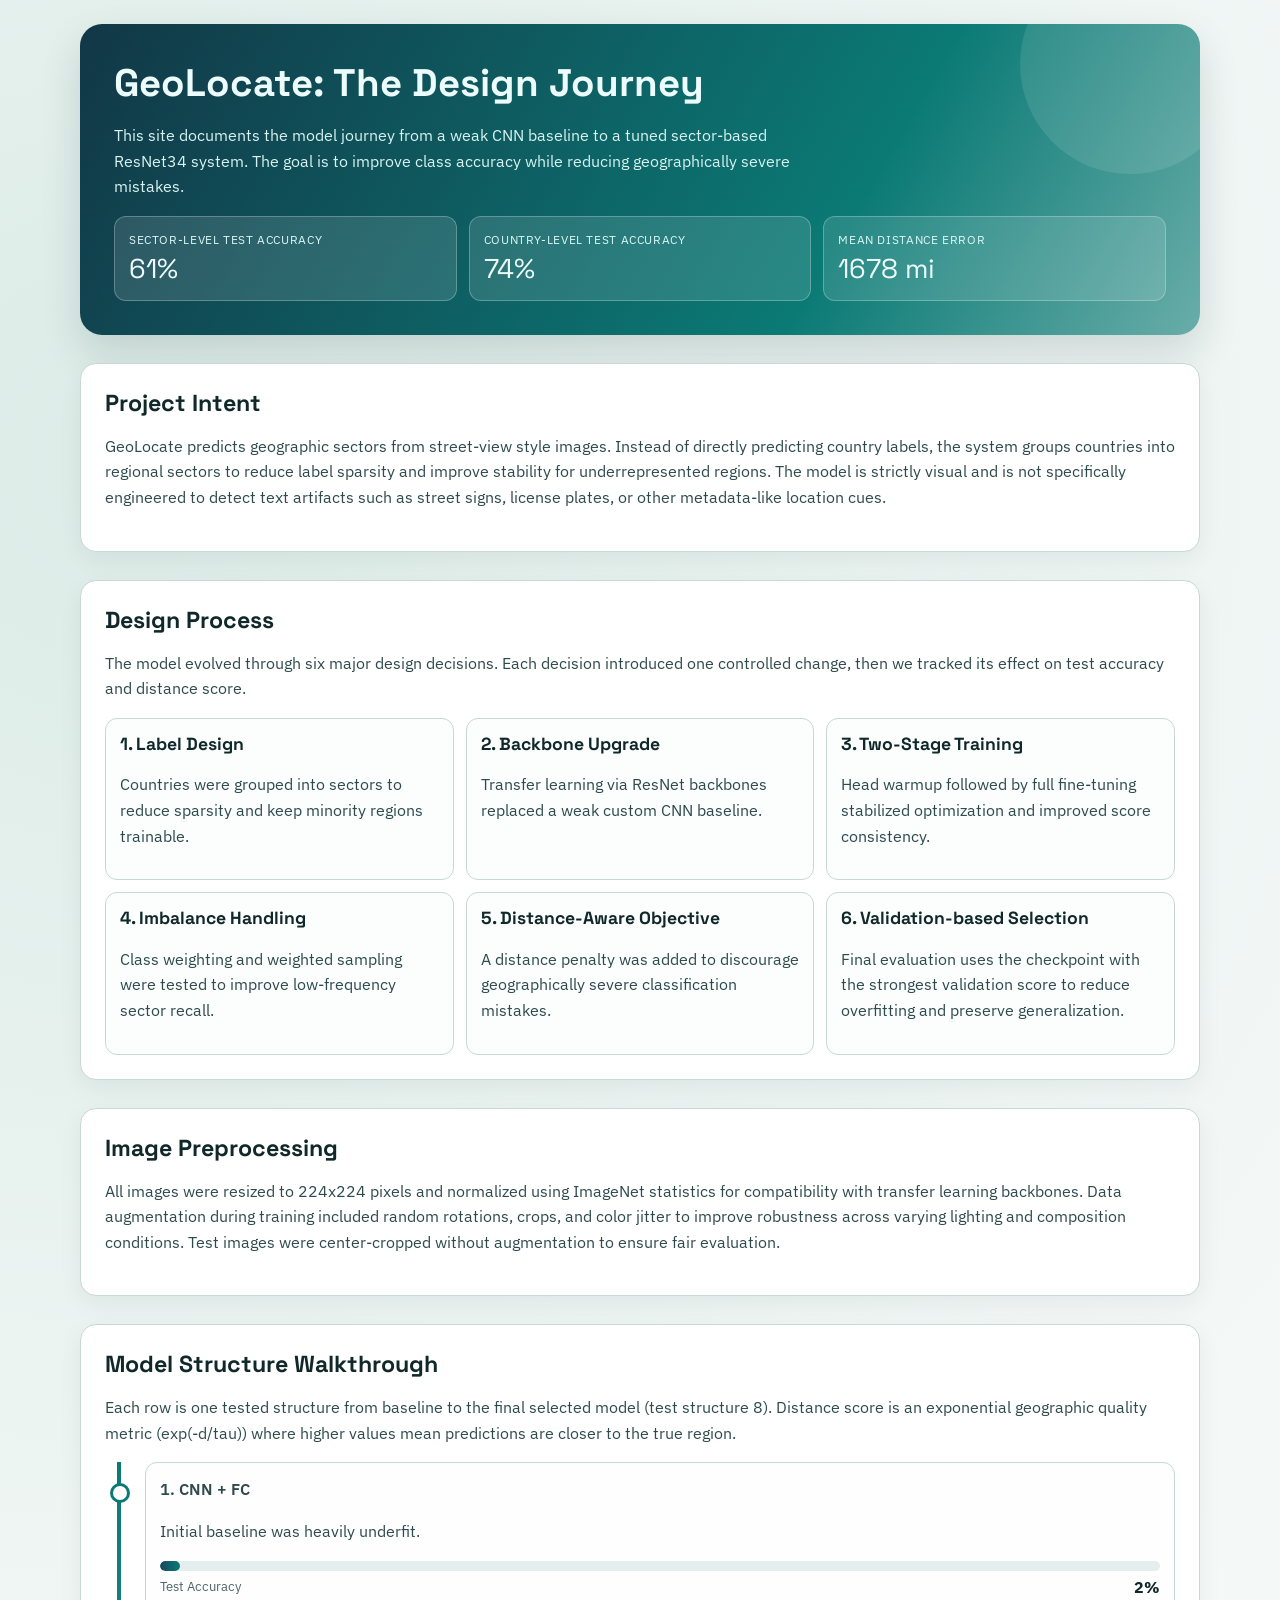
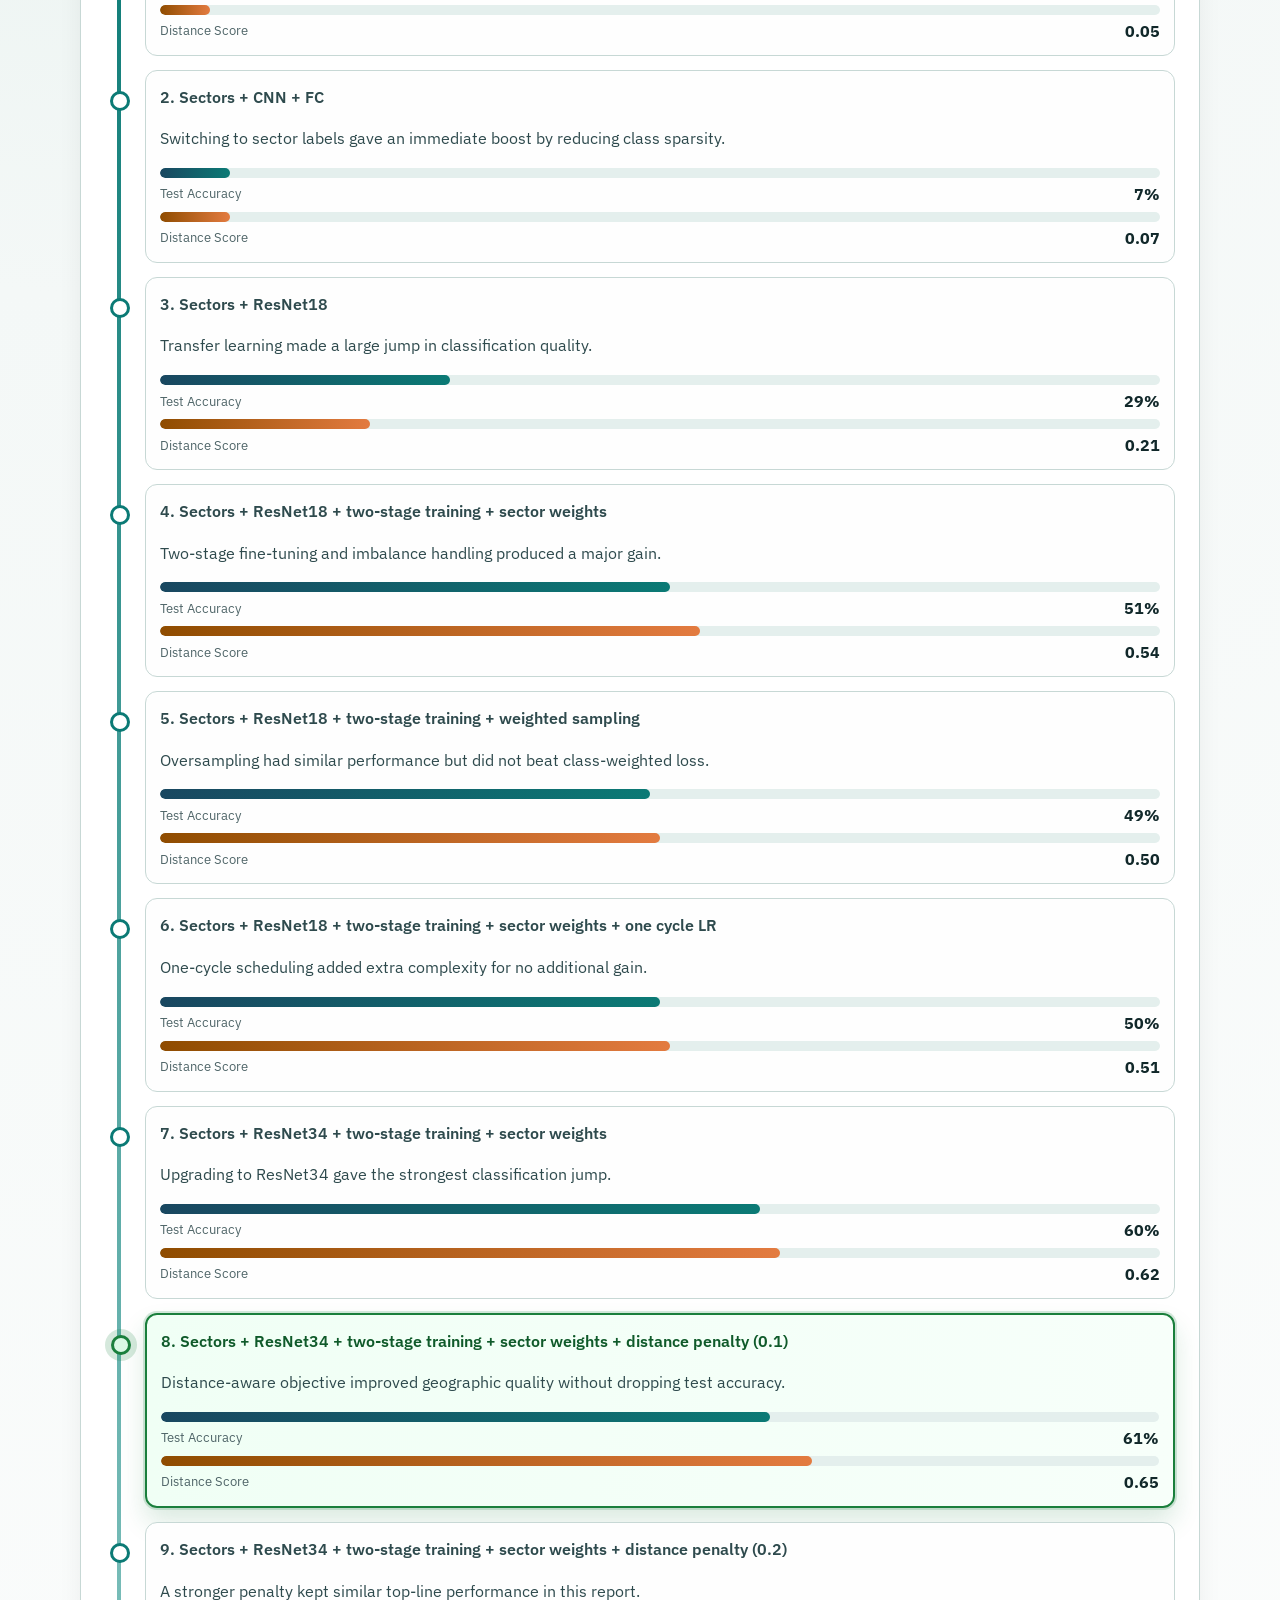
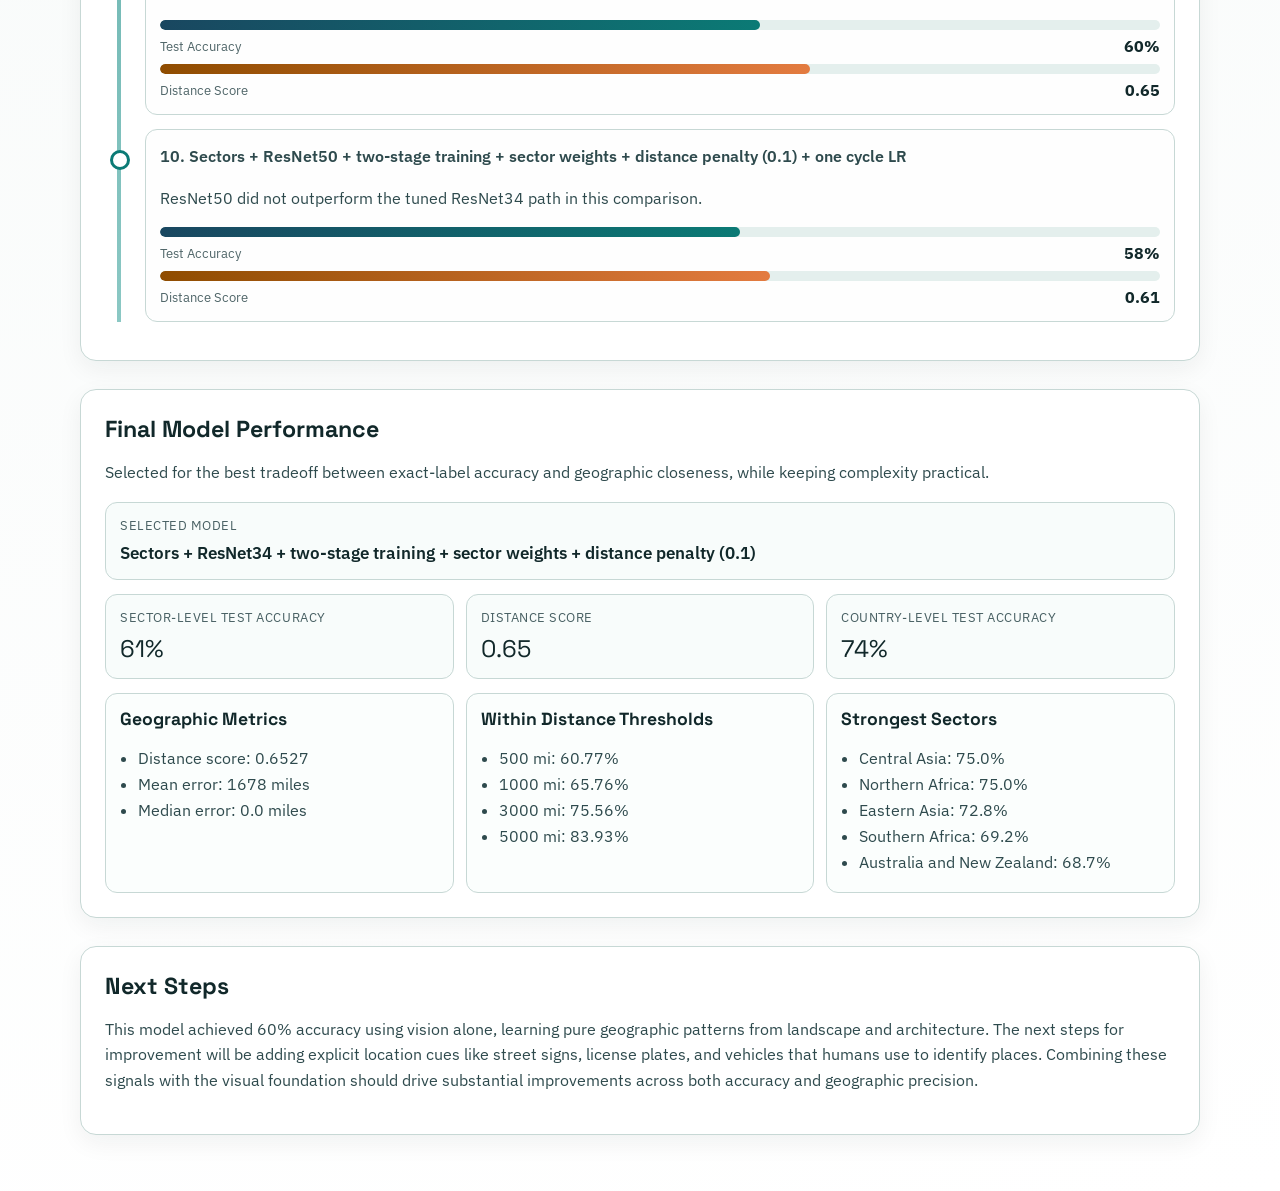
<file: website/index.html>
<!doctype html>
<html lang="en">
  <head>
    <meta charset="UTF-8">
    <meta name="viewport" content="width=device-width, initial-scale=1.0">
    <title>GeoLocate</title>
    <link rel="preconnect" href="https://fonts.googleapis.com">
    <link rel="preconnect" href="https://fonts.gstatic.com" crossorigin>
    <link href="https://fonts.googleapis.com/css2?family=IBM+Plex+Sans:wght@400;500;600;700&family=Space+Grotesk:wght@500;700&display=swap" rel="stylesheet">
    <link rel="stylesheet" href="./css/main.css?v=20260726c">
  </head>
  <body>
    <main class="site-wrap">
      <section class="hero" data-hero></section>

      <section id="overview" class="section reveal">
        <h2>Project Intent</h2>
        <p>
          GeoLocate predicts geographic sectors from street-view style images. Instead of directly
          predicting country labels, the system groups countries into regional sectors to reduce label
          sparsity and improve stability for underrepresented regions. The model is strictly visual and
          is not specifically engineered to detect text artifacts such as street signs, license plates,
          or other metadata-like location cues.
        </p>
      </section>

      <section id="evolution" class="section">
        <h2>Design Process</h2>
        <p>
          The model evolved through six major design decisions. Each decision introduced one controlled change,
          then we tracked its effect on test accuracy and distance score.
        </p>
        <div class="process-grid" data-process-cards></div>
      </section>

      <section class="section">
        <h2>Image Preprocessing</h2>
        <p>
          All images were resized to 224x224 pixels and normalized using ImageNet statistics for compatibility with transfer learning backbones. Data augmentation during training included random rotations, crops, and color jitter to improve robustness across varying lighting and composition conditions. Test images were center-cropped without augmentation to ensure fair evaluation.
        </p>
      </section>

      <section class="section">
        <h2>Model Structure Walkthrough</h2>
        <p>
          Each row is one tested structure from baseline to the final selected model (test structure 8).
          Distance score is an exponential geographic quality metric (exp(-d/tau)) where higher values mean predictions are closer to the true region.
        </p>
        <div class="timeline" data-timeline></div>
      </section>

      <section id="performance" class="section reveal">
        <h2>Final Model Performance</h2>
        <p>
          Selected for the best tradeoff between exact-label accuracy and geographic closeness, while keeping complexity practical.
        </p>
        <div class="final-panel" data-final-model></div>
        <div class="section-inner" data-final-performance></div>
      </section>

      <section id="next-steps" class="section reveal">
        <h2>Next Steps</h2>
        <p>
          This model achieved 60% accuracy using vision alone, learning pure geographic patterns from landscape and architecture. The next steps for improvement will be adding explicit location cues like street signs, license plates, and vehicles that humans use to identify places. Combining these signals with the visual foundation should drive substantial improvements across both accuracy and geographic precision.
        </p>
      </section>

    </main>

    <script src="./js/main.js?v=20260726c"></script>
  </body>
</html>
</file>
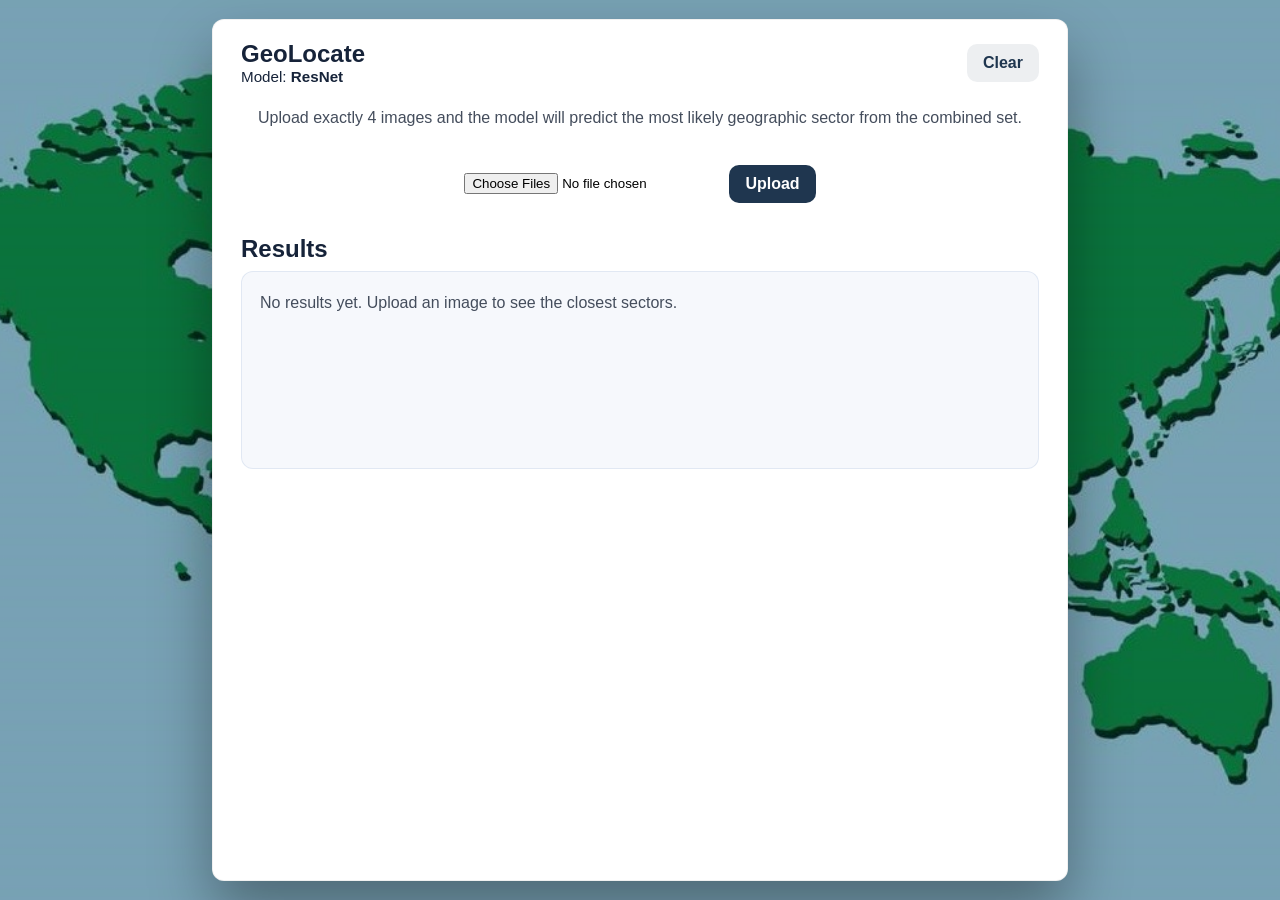
<file: frontend.html>
<html>
    <head>
        <title>GeoLocate</title>
        <style>
            body {
                margin: 0;
                min-height: 100vh;
                display: flex;
                background-image: url('/static/background.jpg');
                background-size: cover;
                background-attachment: fixed;
                background-position: center;
                background-repeat: no-repeat;
                background-color: transparent;
                font-family: Arial, sans-serif;
            }

            body::before {
                content: "";
                position: fixed;
                inset: 0;
                background: rgba(0, 0, 0, 0.28);
                pointer-events: none;
                z-index: 0;
            }

            .side-panel {
                width: 15%;
                min-width: 120px;
                background: transparent;
            }

            .center-panel {
                flex: 1;
                display: flex;
                justify-content: center;
                align-items: center;
                padding: 40px 20px;
                min-height: 100vh;
                box-sizing: border-box;
                position: relative;
                z-index: 1;
            }

            .content-card {
                width: 100%;
                max-width: 820px;
                background: #ffffff;
                border-radius: 12px;
                padding: 20px 28px;
                box-shadow: 0 30px 60px rgba(0, 0, 0, 0.35);
                border: 1px solid rgba(0,0,0,0.06);
                height: calc(100vh - 80px);
                display: flex;
                flex-direction: column;
                justify-content: flex-start;
                position: relative;
                z-index: 2;
            }

            .panel-header {
                display: flex;
                align-items: center;
                justify-content: space-between;
                gap: 12px;
                margin-bottom: 12px;
            }

            .controls {
                display: flex;
                gap: 8px;
                align-items: center;
            }

            .btn {
                padding: 10px 16px;
                border-radius: 10px;
                border: none;
                cursor: pointer;
                font-weight: 600;
            }

            .btn-primary {
                background: #1f364f;
                color: #fff;
            }

            .btn-secondary {
                background: rgba(31,54,79,0.08);
                color: #1f364f;
            }

            .info-block {
                display: flex;
                gap: 18px;
                align-items: center;
                font-size: 0.95rem;
                color: #162339;
            }

            h1,
            h2 {
                margin: 0;
                color: #162339;
            }

            h2 {
                margin-top: 32px;
            }

            p {
                color: #444d5c;
                line-height: 1.6;
                text-align: center;
            }

            form {
                display: flex;
                gap: 12px;
                align-items: center;
                margin: 0;
            }

            input[type="file"] {
                display: inline-block;
            }

            button {
                border: none;
                border-radius: 10px;
                background: #1f364f;
                color: #ffffff;
                padding: 14px 28px;
                font-size: 1rem;
                cursor: pointer;
                transition: background 0.2s ease;
            }

            button:hover {
                background: #304a74;
            }

            #results {
                margin-top: 16px;
                background: rgba(245, 248, 252, 0.9);
                border: 1px solid rgba(216,225,239,0.7);
                border-radius: 12px;
                padding: 18px;
                min-height: 160px;
            }

            #results p {
                text-align: left;
                margin: 0;
            }
        </style>
    </head>
    <body>
        <div class="side-panel"></div>
        <main class="center-panel">
            <section class="content-card">
                <div class="panel-header">
                    <div>
                        <h1>GeoLocate</h1>
                        <div class="info-block">
                            <div>Model: <strong>ResNet</strong></div>
                        </div>
                    </div>

                    <div class="controls">
                        <button id="clearBtn" class="btn btn-secondary" type="button">Clear</button>
                    </div>
                </div>

                <p style="margin-top:8px;">Upload exactly 4 images and the model will predict the most likely geographic sector from the combined set.</p>
                <div style="margin-top:18px;display:flex;justify-content:center;gap:12px;align-items:center;">
                    <form id="uploadForm" action="/upload" method="post" enctype="multipart/form-data">
                        <input id="fileInput" type="file" name="image" accept="image/*" multiple required>
                        <button id="uploadBtn" class="btn btn-primary" type="button">Upload</button>
                    </form>
                </div>

                <div id="previewContainer" style="margin-top:12px;display:grid;grid-template-columns:repeat(4, minmax(0, 1fr));gap:12px;justify-items:center;">
                </div>

                <h2 style="margin-top:20px;">Results</h2>
                <div id="results" style="margin-top:8px;">
                    <p>No results yet. Upload an image to see the closest sectors.</p>
                </div>
            </section>
        </main>
        <div class="side-panel"></div>
        <script>
            const uploadBtn = document.getElementById('uploadBtn');
            const fileInput = document.getElementById('fileInput');
            const results = document.getElementById('results');
            const clearBtn = document.getElementById('clearBtn');
            const previewContainer = document.getElementById('previewContainer');
            let previewUrls = [];

            clearBtn.addEventListener('click', () => {
                fileInput.value = '';
                previewUrls.forEach((url) => URL.revokeObjectURL(url));
                previewUrls = [];
                previewContainer.innerHTML = '';
                results.innerHTML = '<p>No results yet. Upload an image to see the closest sectors.</p>';
            });

            fileInput.addEventListener('change', () => {
                previewUrls.forEach((url) => URL.revokeObjectURL(url));
                previewUrls = [];
                previewContainer.innerHTML = '';

                if (!fileInput.files || fileInput.files.length === 0) return;

                const files = Array.from(fileInput.files).slice(0, 4);
                files.forEach((file, index) => {
                    const url = URL.createObjectURL(file);
                    previewUrls.push(url);
                    const img = document.createElement('img');
                    img.src = url;
                    img.alt = `Preview ${index + 1}`;
                    img.style.maxWidth = '100%';
                    img.style.maxHeight = '180px';
                    img.style.borderRadius = '8px';
                    img.style.objectFit = 'cover';
                    img.style.boxShadow = '0 8px 24px rgba(0,0,0,0.25)';
                    previewContainer.appendChild(img);
                });
            });

            uploadBtn.addEventListener('click', async () => {
                if (!fileInput.files || fileInput.files.length !== 4) return alert('Please select exactly 4 images.');
                const fd = new FormData();
                Array.from(fileInput.files).forEach((file) => fd.append('image', file));
                fd.append('topk', '3');

                results.innerHTML = '<p>Uploading and computing results…</p>';
                try {
                    const resp = await fetch('/predict', {method: 'POST', body: fd});
                    if (!resp.ok) throw new Error(await resp.text());
                    const data = await resp.json();
                    // If server returns sector count, display it in header
                    if (data.sector_count) {
                        const sc = document.getElementById('sectorCount');
                        if (sc) sc.textContent = data.sector_count;
                    }
                    renderResults(data);
                } catch (err) {
                    results.innerHTML = '<p style="color:crimson">Error: ' + err.message + '</p>';
                }
            });

            function renderResults(data) {
                let html = '';
                if (data.predictions) {
                    html += '<h3>Top Predictions</h3><ul>';
                    for (const p of data.predictions) {
                        html += `<li><strong>${p.sector}</strong> — ${ (p.score*100).toFixed(1) }%</li>`;
                    }
                    html += '</ul>';
                }

                if (data.neighbors) {
                    html += '<h3>Nearest Training Examples</h3><div style="display:flex;gap:12px;flex-wrap:wrap">';
                    for (const n of data.neighbors) {
                        html += '<div style="width:160px;text-align:center">';
                        if (n.thumbnail) html += `<img src="${n.thumbnail}" style="width:160px;height:160px;object-fit:cover;border-radius:8px;display:block;margin:0 auto 8px;">`;
                        html += `<div style="font-size:0.9rem">${n.sector}</div>`;
                        html += `<div style="color:#666;font-size:0.8rem">dist ${(n.distance).toFixed(3)}</div>`;
                        html += '</div>';
                    }
                    html += '</div>';
                }

                results.innerHTML = html;
            }
        </script>
    </body>
</html>
</file>
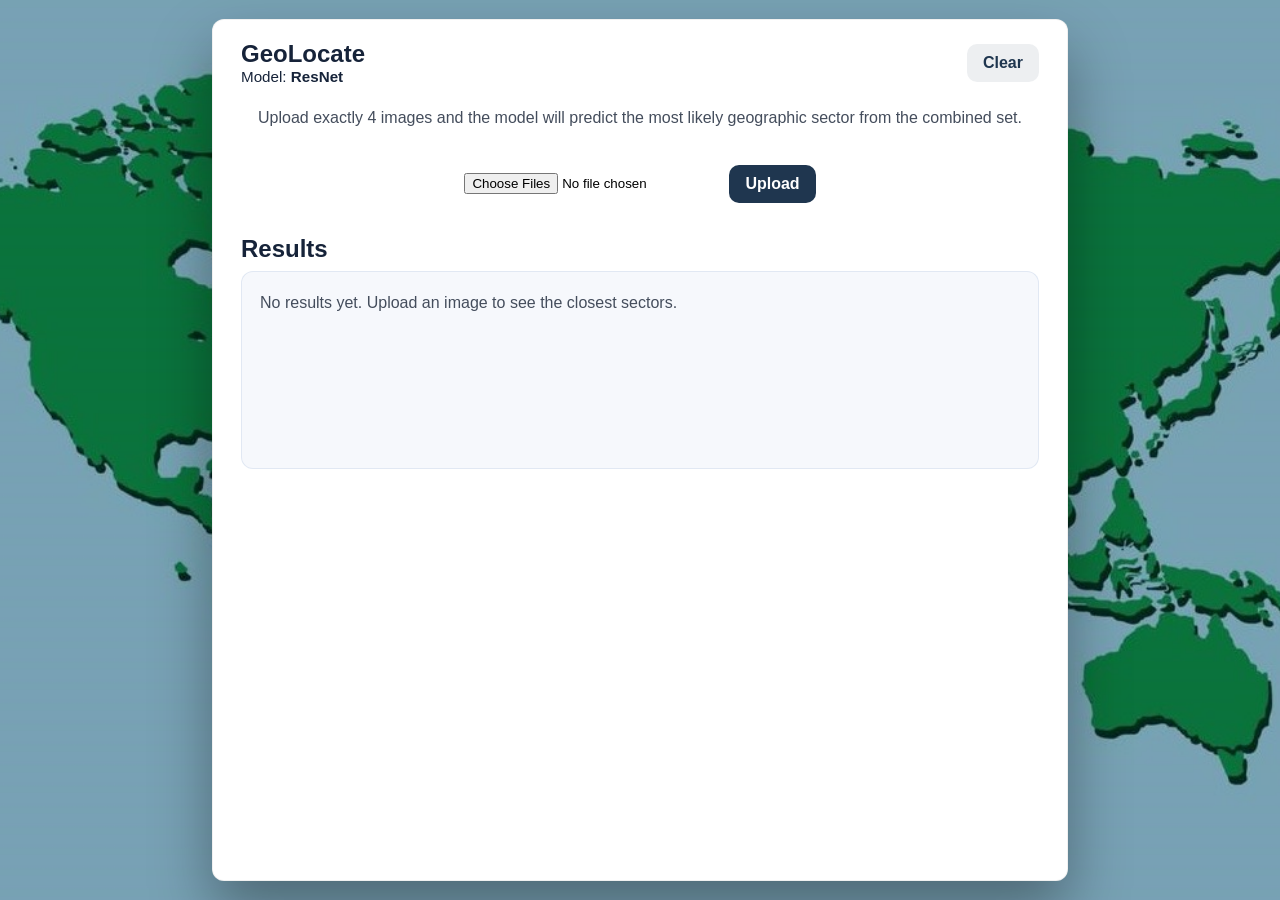
<file: demo/frontend.html>
<html>
    <head>
        <title>GeoLocate</title>
        <style>
            body {
                margin: 0;
                min-height: 100vh;
                display: flex;
                background-image: url('/static/background.jpg');
                background-size: cover;
                background-attachment: fixed;
                background-position: center;
                background-repeat: no-repeat;
                background-color: transparent;
                font-family: Arial, sans-serif;
            }

            body::before {
                content: "";
                position: fixed;
                inset: 0;
                background: rgba(0, 0, 0, 0.28);
                pointer-events: none;
                z-index: 0;
            }

            .side-panel {
                width: 15%;
                min-width: 120px;
                background: transparent;
            }

            .center-panel {
                flex: 1;
                display: flex;
                justify-content: center;
                align-items: center;
                padding: 40px 20px;
                min-height: 100vh;
                box-sizing: border-box;
                position: relative;
                z-index: 1;
            }

            .content-card {
                width: 100%;
                max-width: 820px;
                background: #ffffff;
                border-radius: 12px;
                padding: 20px 28px;
                box-shadow: 0 30px 60px rgba(0, 0, 0, 0.35);
                border: 1px solid rgba(0,0,0,0.06);
                height: calc(100vh - 80px);
                display: flex;
                flex-direction: column;
                justify-content: flex-start;
                position: relative;
                z-index: 2;
            }

            .panel-header {
                display: flex;
                align-items: center;
                justify-content: space-between;
                gap: 12px;
                margin-bottom: 12px;
            }

            .controls {
                display: flex;
                gap: 8px;
                align-items: center;
            }

            .btn {
                padding: 10px 16px;
                border-radius: 10px;
                border: none;
                cursor: pointer;
                font-weight: 600;
            }

            .btn-primary {
                background: #1f364f;
                color: #fff;
            }

            .btn-secondary {
                background: rgba(31,54,79,0.08);
                color: #1f364f;
            }

            .info-block {
                display: flex;
                gap: 18px;
                align-items: center;
                font-size: 0.95rem;
                color: #162339;
            }

            h1,
            h2 {
                margin: 0;
                color: #162339;
            }

            h2 {
                margin-top: 32px;
            }

            p {
                color: #444d5c;
                line-height: 1.6;
                text-align: center;
            }

            form {
                display: flex;
                gap: 12px;
                align-items: center;
                margin: 0;
            }

            input[type="file"] {
                display: inline-block;
            }

            button {
                border: none;
                border-radius: 10px;
                background: #1f364f;
                color: #ffffff;
                padding: 14px 28px;
                font-size: 1rem;
                cursor: pointer;
                transition: background 0.2s ease;
            }

            button:hover {
                background: #304a74;
            }

            #results {
                margin-top: 16px;
                background: rgba(245, 248, 252, 0.9);
                border: 1px solid rgba(216,225,239,0.7);
                border-radius: 12px;
                padding: 18px;
                min-height: 160px;
            }

            #results p {
                text-align: left;
                margin: 0;
            }
        </style>
    </head>
    <body>
        <div class="side-panel"></div>
        <main class="center-panel">
            <section class="content-card">
                <div class="panel-header">
                    <div>
                        <h1>GeoLocate</h1>
                        <div class="info-block">
                            <div>Model: <strong>ResNet</strong></div>
                        </div>
                    </div>

                    <div class="controls">
                        <button id="clearBtn" class="btn btn-secondary" type="button">Clear</button>
                    </div>
                </div>

                <p style="margin-top:8px;">Upload exactly 4 images and the model will predict the most likely geographic sector from the combined set.</p>
                <div style="margin-top:18px;display:flex;justify-content:center;gap:12px;align-items:center;">
                    <form id="uploadForm" action="/upload" method="post" enctype="multipart/form-data">
                        <input id="fileInput" type="file" name="image" accept="image/*" multiple required>
                        <button id="uploadBtn" class="btn btn-primary" type="button">Upload</button>
                    </form>
                </div>

                <div id="previewContainer" style="margin-top:12px;display:grid;grid-template-columns:repeat(4, minmax(0, 1fr));gap:12px;justify-items:center;">
                </div>

                <h2 style="margin-top:20px;">Results</h2>
                <div id="results" style="margin-top:8px;">
                    <p>No results yet. Upload an image to see the closest sectors.</p>
                </div>
            </section>
        </main>
        <div class="side-panel"></div>
        <script>
            const uploadBtn = document.getElementById('uploadBtn');
            const fileInput = document.getElementById('fileInput');
            const results = document.getElementById('results');
            const clearBtn = document.getElementById('clearBtn');
            const previewContainer = document.getElementById('previewContainer');
            let previewUrls = [];

            clearBtn.addEventListener('click', () => {
                fileInput.value = '';
                previewUrls.forEach((url) => URL.revokeObjectURL(url));
                previewUrls = [];
                previewContainer.innerHTML = '';
                results.innerHTML = '<p>No results yet. Upload an image to see the closest sectors.</p>';
            });

            fileInput.addEventListener('change', () => {
                previewUrls.forEach((url) => URL.revokeObjectURL(url));
                previewUrls = [];
                previewContainer.innerHTML = '';

                if (!fileInput.files || fileInput.files.length === 0) return;

                const files = Array.from(fileInput.files).slice(0, 4);
                files.forEach((file, index) => {
                    const url = URL.createObjectURL(file);
                    previewUrls.push(url);
                    const img = document.createElement('img');
                    img.src = url;
                    img.alt = `Preview ${index + 1}`;
                    img.style.maxWidth = '100%';
                    img.style.maxHeight = '180px';
                    img.style.borderRadius = '8px';
                    img.style.objectFit = 'cover';
                    img.style.boxShadow = '0 8px 24px rgba(0,0,0,0.25)';
                    previewContainer.appendChild(img);
                });
            });

            uploadBtn.addEventListener('click', async () => {
                if (!fileInput.files || fileInput.files.length !== 4) return alert('Please select exactly 4 images.');
                const fd = new FormData();
                Array.from(fileInput.files).forEach((file) => fd.append('image', file));
                fd.append('topk', '3');

                results.innerHTML = '<p>Uploading and computing results…</p>';
                try {
                    const resp = await fetch('/predict', {method: 'POST', body: fd});
                    if (!resp.ok) throw new Error(await resp.text());
                    const data = await resp.json();
                    renderResults(data);
                } catch (err) {
                    results.innerHTML = '<p style="color:crimson">Error: ' + err.message + '</p>';
                }
            });

            function renderResults(data) {
                let html = '';
                if (data.predictions) {
                    html += '<h3>Top Predictions</h3><ul>';
                    for (const p of data.predictions) {
                        html += `<li><strong>${p.sector}</strong> — ${ (p.score*100).toFixed(1) }%</li>`;
                    }
                    html += '</ul>';
                }

                if (data.neighbors) {
                    html += '<h3>Nearest Training Examples</h3><div style="display:flex;gap:12px;flex-wrap:wrap">';
                    for (const n of data.neighbors) {
                        html += '<div style="width:160px;text-align:center">';
                        if (n.thumbnail) html += `<img src="${n.thumbnail}" style="width:160px;height:160px;object-fit:cover;border-radius:8px;display:block;margin:0 auto 8px;">`;
                        html += `<div style="font-size:0.9rem">${n.sector}</div>`;
                        html += `<div style="color:#666;font-size:0.8rem">dist ${(n.distance).toFixed(3)}</div>`;
                        html += '</div>';
                    }
                    html += '</div>';
                }

                results.innerHTML = html;
            }
        </script>
    </body>
</html>
</file>
<file: website/css/main.css>
:root {
  --bg: #f4f8f7;
  --bg-strong: #dcece7;
  --ink: #11282a;
  --ink-soft: #2e4a4d;
  --card: #ffffff;
  --line: #c7d8d5;
  --accent: #0b7a75;
  --accent-2: #e37b40;
  --accent-3: #194760;
  --ok: #1a7f3c;
  --warn: #9a5f00;
  --radius: 16px;
  --shadow: 0 18px 40px rgba(17, 40, 42, 0.14);
}

* {
  box-sizing: border-box;
}

html,
body {
  margin: 0;
  padding: 0;
  background: radial-gradient(circle at 10% 10%, var(--bg-strong) 0%, var(--bg) 35%, #ffffff 100%);
  color: var(--ink);
  font-family: "IBM Plex Sans", "Segoe UI", sans-serif;
}

a {
  color: var(--accent-3);
}

.site-wrap {
  max-width: 1160px;
  margin: 0 auto;
  padding: 0 20px 56px;
}

.top-nav {
  position: sticky;
  top: 0;
  z-index: 10;
  display: flex;
  align-items: center;
  justify-content: space-between;
  gap: 16px;
  padding: 16px 20px;
  background: rgba(244, 248, 247, 0.94);
  backdrop-filter: blur(6px);
  border-bottom: 1px solid rgba(25, 71, 96, 0.12);
}

.brand {
  font-family: "Space Grotesk", "Segoe UI", sans-serif;
  font-weight: 700;
  letter-spacing: 0.02em;
  color: var(--accent-3);
  text-decoration: none;
}

.nav-links {
  display: flex;
  flex-wrap: wrap;
  gap: 10px;
}

.nav-links a {
  text-decoration: none;
  color: var(--ink);
  border: 1px solid transparent;
  border-radius: 999px;
  padding: 8px 14px;
  font-size: 0.95rem;
}

.nav-links a:hover,
.nav-links a.active {
  border-color: var(--accent);
  color: var(--accent);
  background: rgba(11, 122, 117, 0.09);
}

.hero {
  margin-top: 24px;
  background: linear-gradient(120deg, #123747 0%, #0b7a75 68%, #69ada9 100%);
  color: #ecfbfb;
  border-radius: 22px;
  padding: 34px;
  box-shadow: var(--shadow);
  overflow: hidden;
  position: relative;
}

.hero::after {
  content: "";
  position: absolute;
  right: -40px;
  top: -70px;
  width: 220px;
  height: 220px;
  border-radius: 50%;
  background: rgba(255, 255, 255, 0.1);
}

.hero h1 {
  margin: 0;
  font-family: "Space Grotesk", "Segoe UI", sans-serif;
  font-size: clamp(1.9rem, 3vw, 3rem);
}

.hero p {
  max-width: 720px;
  line-height: 1.6;
  color: #d8f3f1;
}

.hero-meta {
  display: grid;
  grid-template-columns: repeat(auto-fit, minmax(170px, 1fr));
  gap: 12px;
  margin-top: 16px;
}

.metric-card {
  background: rgba(255, 255, 255, 0.12);
  border: 1px solid rgba(255, 255, 255, 0.26);
  border-radius: 12px;
  padding: 14px;
}

.metric-card .k {
  font-size: 0.78rem;
  letter-spacing: 0.05em;
  text-transform: uppercase;
  color: #d9f7f6;
}

.metric-card .v {
  font-family: "Space Grotesk", "Segoe UI", sans-serif;
  font-size: 1.7rem;
  margin-top: 4px;
}

.section {
  margin-top: 28px;
  background: var(--card);
  border-radius: var(--radius);
  padding: 24px;
  box-shadow: 0 8px 24px rgba(17, 40, 42, 0.06);
  border: 1px solid var(--line);
}

.section h2 {
  margin: 0;
  font-size: 1.45rem;
  font-family: "Space Grotesk", "Segoe UI", sans-serif;
}

.section h3 {
  margin-top: 0;
  font-size: 1.1rem;
  font-family: "Space Grotesk", "Segoe UI", sans-serif;
}

.section p {
  color: var(--ink-soft);
  line-height: 1.6;
}

.kpi-grid {
  margin-top: 14px;
  display: grid;
  grid-template-columns: repeat(auto-fit, minmax(160px, 1fr));
  gap: 12px;
}

.kpi {
  border: 1px solid var(--line);
  border-radius: 12px;
  padding: 14px;
  background: #f8fcfb;
}

.kpi-label {
  color: #486063;
  font-size: 0.82rem;
  text-transform: uppercase;
  letter-spacing: 0.04em;
}

.kpi-value {
  margin-top: 7px;
  font-size: 1.5rem;
  font-family: "Space Grotesk", "Segoe UI", sans-serif;
}

.model-name-value {
  margin-top: 7px;
  font-size: 1.05rem;
  line-height: 1.45;
  color: var(--ink);
  font-weight: 600;
}

.timeline {
  margin-top: 16px;
  position: relative;
  --timeline-rail-center: 14px;
  --step-offset: 40px;
  --node-outer-size: 20px;
}

.timeline::before {
  content: "";
  position: absolute;
  left: calc(var(--timeline-rail-center) - 2px);
  top: 0;
  bottom: 0;
  width: 4px;
  background: linear-gradient(var(--accent), #8bc8c4);
}

.step {
  margin-left: var(--step-offset);
  margin-bottom: 14px;
  padding: 14px;
  border: 1px solid var(--line);
  background: #fefefe;
  border-radius: 12px;
  position: relative;
  transition: transform 0.25s ease, box-shadow 0.25s ease;
}

.step:hover {
  transform: translateY(-2px);
  box-shadow: 0 10px 20px rgba(17, 40, 42, 0.08);
}

.step::before {
  content: "";
  position: absolute;
  left: calc((var(--timeline-rail-center) - (var(--node-outer-size) / 2)) - var(--step-offset));
  top: 20px;
  width: calc(var(--node-outer-size) - 6px);
  height: calc(var(--node-outer-size) - 6px);
  border-radius: 50%;
  border: 3px solid var(--accent);
  background: white;
}

.step.final {
  border-color: #1a7f3c;
  border-width: 2px;
  background: linear-gradient(90deg, #f0fff5 0%, #f7fffa 100%);
  box-shadow: 0 0 0 2px rgba(26, 127, 60, 0.18), 0 14px 26px rgba(26, 127, 60, 0.16);
}

.step.final::before {
  border-color: #1a7f3c;
  background: #d9f8e4;
  box-shadow: 0 0 0 6px rgba(26, 127, 60, 0.18);
}

.step.final .step-title {
  color: #0f5a2a;
}

.step-title {
  margin: 0;
  font-weight: 600;
  color: var(--ink);
}

.step-metrics {
  margin-top: 10px;
  display: grid;
  gap: 8px;
  width: 100%;
}

.step-metric-row {
  display: block;
  width: 100%;
}

.step-metric-track {
  display: block;
  width: 100%;
  height: 10px;
  border-radius: 999px;
  overflow: hidden;
  background: #e4efed;
}

.step-metric-fill {
  height: 100%;
  border-radius: 999px;
  background: linear-gradient(90deg, var(--accent-3), var(--accent));
  transform-origin: left;
  animation: grow 0.7s ease-out;
}

.step-metric-fill.dist {
  background: linear-gradient(90deg, #8f4c00, #e37b40);
}

.step-metric-meta {
  margin-top: 6px;
  display: flex;
  justify-content: space-between;
  align-items: center;
  gap: 10px;
}

.step-metric-name {
  font-size: 0.82rem;
  color: #4f6568;
}

.step-metric-value {
  margin: 0;
}

.table-wrap {
  overflow-x: auto;
}

table {
  width: 100%;
  border-collapse: collapse;
  margin-top: 10px;
  min-width: 700px;
}

th,
td {
  text-align: left;
  border-bottom: 1px solid var(--line);
  padding: 10px 10px;
  vertical-align: top;
}

th {
  font-size: 0.82rem;
  letter-spacing: 0.04em;
  text-transform: uppercase;
  color: #436164;
}

tr.final-row {
  background: #f4fff7;
}

.bar-chart {
  margin-top: 12px;
  display: grid;
  gap: 10px;
}

.bar-row {
  display: grid;
  grid-template-columns: 290px 1fr 72px;
  gap: 10px;
  align-items: center;
}

.bar-label {
  font-size: 0.9rem;
  color: var(--ink-soft);
}

.bar-track {
  height: 12px;
  border-radius: 999px;
  background: #e4efed;
  overflow: hidden;
}

.bar-fill {
  height: 100%;
  border-radius: 999px;
  background: linear-gradient(90deg, var(--accent-3), var(--accent));
  transform-origin: left;
  animation: grow 0.7s ease-out;
}

@keyframes grow {
  from {
    transform: scaleX(0);
  }
  to {
    transform: scaleX(1);
  }
}

.final-panel {
  display: grid;
  grid-template-columns: 1fr;
  gap: 14px;
}

.callout {
  border-left: 4px solid var(--accent-2);
  background: #fff8f2;
  padding: 12px;
  border-radius: 8px;
}

.section-inner {
  margin-top: 14px;
}

.split-grid {
  display: grid;
  grid-template-columns: repeat(auto-fit, minmax(260px, 1fr));
  gap: 12px;
}

.list-clean {
  margin: 8px 0 0;
  padding-left: 18px;
  color: var(--ink-soft);
}

.list-clean li {
  margin-bottom: 6px;
}

.metric-inline {
  display: inline-block;
  min-width: 72px;
  font-family: "Space Grotesk", "Segoe UI", sans-serif;
}

.image-grid {
  display: grid;
  grid-template-columns: repeat(auto-fit, minmax(300px, 1fr));
  gap: 14px;
}

.image-card {
  border: 1px solid var(--line);
  border-radius: 12px;
  background: #fbfefd;
  padding: 10px;
  margin: 0;
}

.image-card img {
  width: 100%;
  height: auto;
  border-radius: 8px;
  display: block;
}

.image-card figcaption {
  font-size: 0.9rem;
  color: #436164;
  margin-top: 8px;
}

.process-grid {
  display: grid;
  grid-template-columns: repeat(3, minmax(0, 1fr));
  gap: 12px;
}

.process-card {
  border: 1px solid var(--line);
  border-radius: 12px;
  padding: 14px;
  background: #fbfefd;
}

footer {
  margin-top: 24px;
  padding-top: 14px;
  border-top: 1px solid var(--line);
  color: #4f6568;
  font-size: 0.92rem;
}

.reveal {
  opacity: 0;
  transform: translateY(8px);
  transition: opacity 0.4s ease, transform 0.4s ease;
}

.reveal.visible {
  opacity: 1;
  transform: translateY(0);
}

@media (max-width: 860px) {
  .bar-row {
    grid-template-columns: 1fr;
  }

  .final-panel {
    grid-template-columns: 1fr;
  }

  .process-grid {
    grid-template-columns: repeat(2, minmax(0, 1fr));
  }

  .top-nav {
    align-items: flex-start;
    flex-direction: column;
  }
}

@media (max-width: 620px) {
  .process-grid {
    grid-template-columns: 1fr;
  }
}
</file>
